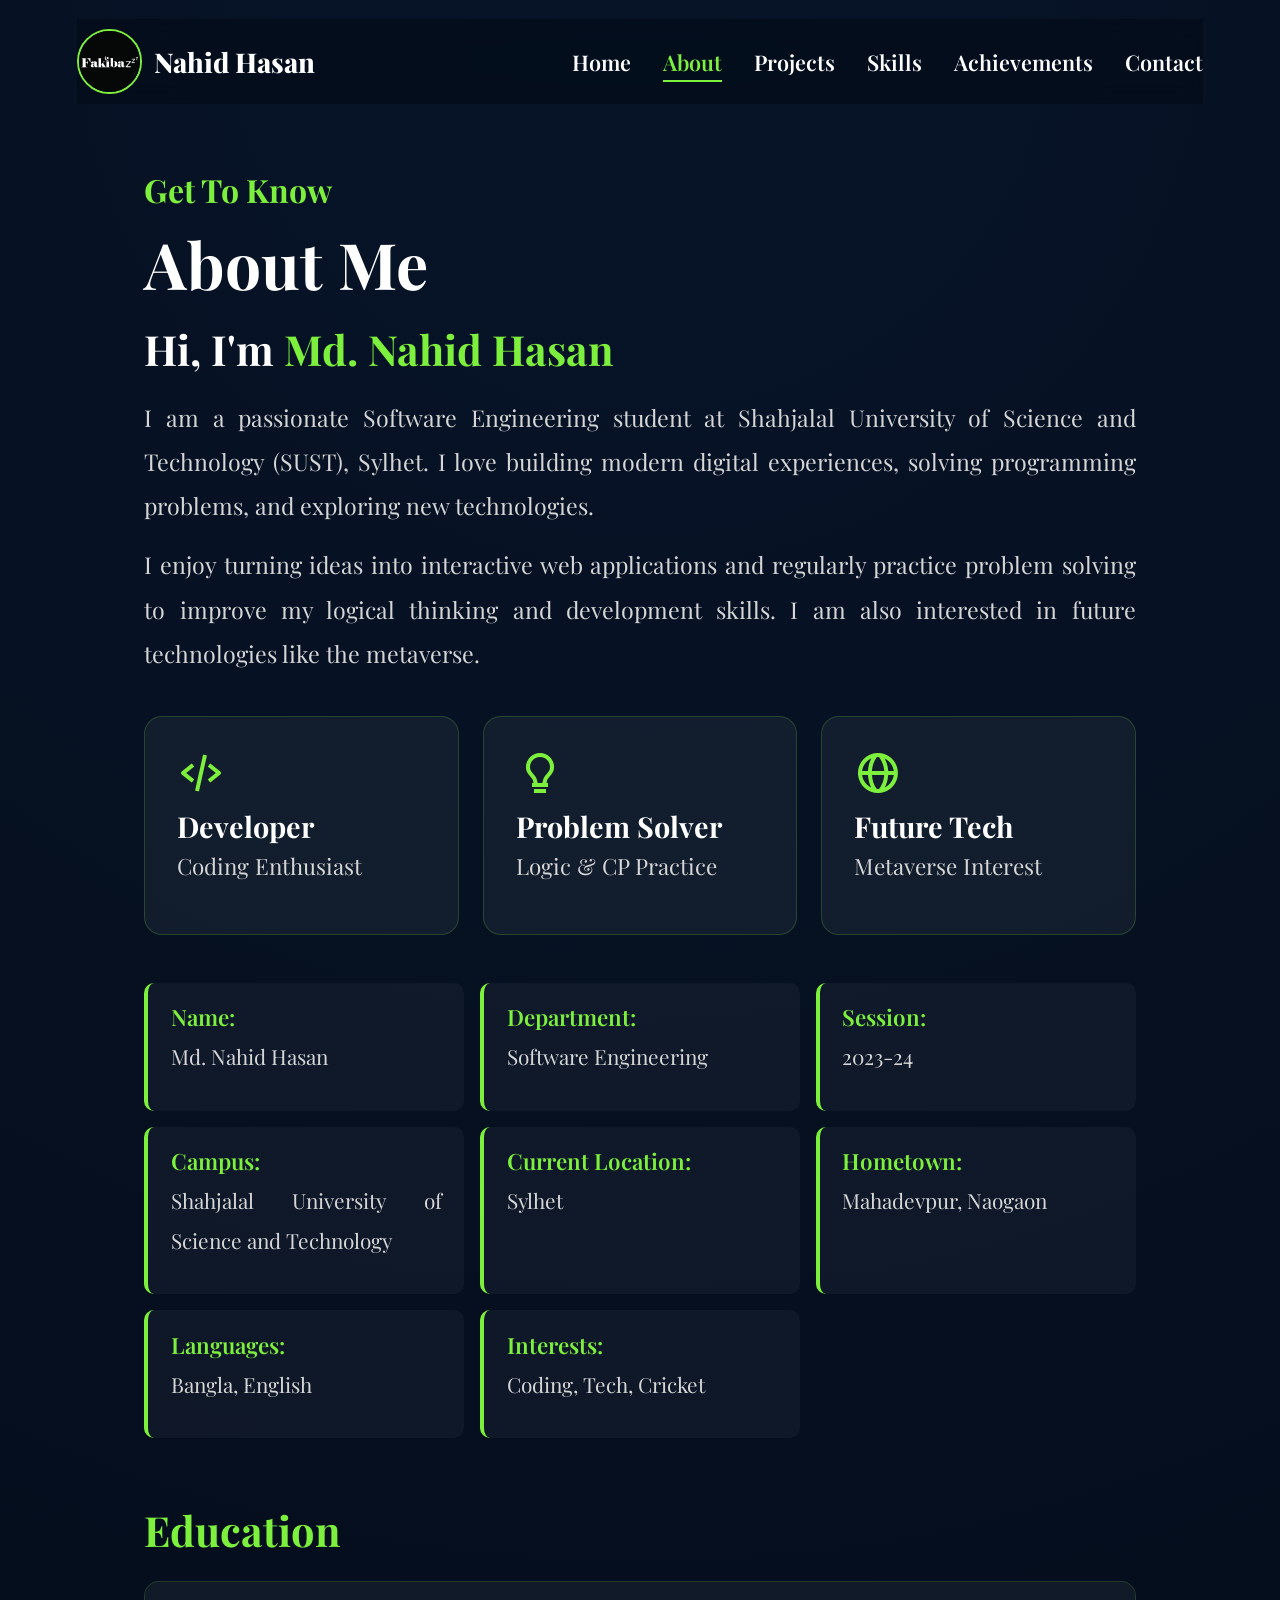
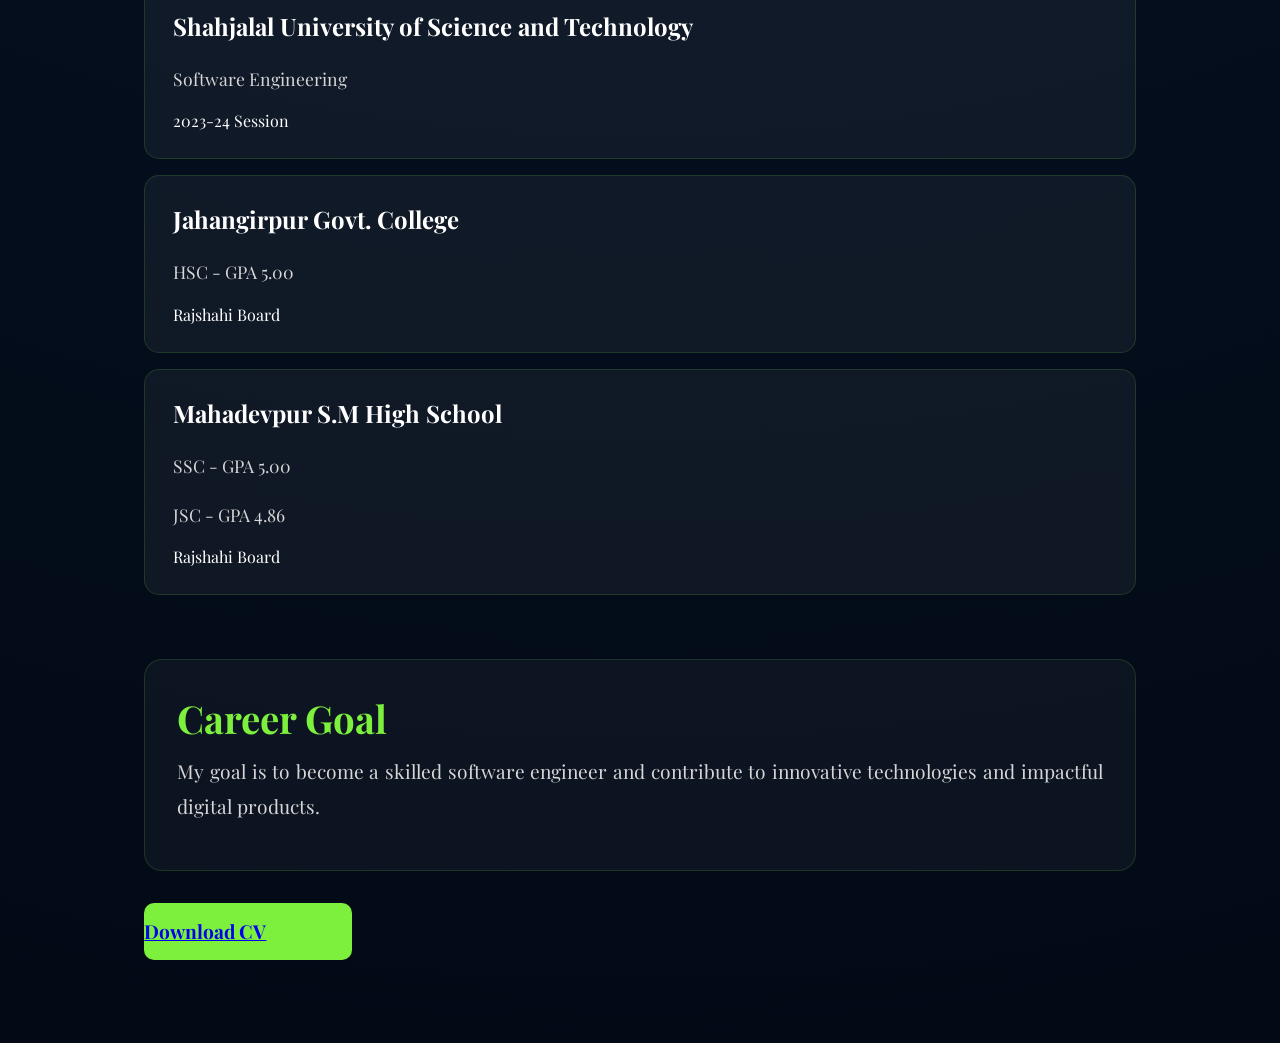
<file: about.html>
<!DOCTYPE html>
<html lang="en">

<head>
    <meta charset="UTF-8">
    <meta name="viewport" content="width=device-width, initial-scale=1.0">
    <title>About | Md. Nahid Hasan</title>

    <link rel="shortcut icon" href="assets/fakibazz.png" type="image/x-icon">

    <!-- GLOBAL + PAGE CSS -->
    <link rel="stylesheet" href="styles/style.css">
    <link rel="stylesheet" href="styles/about.css">

    <!-- ICONS -->
    <link href="https://unpkg.com/boxicons@2.1.4/css/boxicons.min.css" rel="stylesheet">
</head>

<body>

<div class="main-container">

    <!-- HEADER -->
    <header>

        <div class="brand-info">
            <img src="assets/fakibazz.png" alt="Logo">
            <h2>Nahid Hasan</h2>
        </div>

        <nav>
            <a href="index.html">Home</a>
            <a href="about.html" class="active">About</a>
            <a href="projects.html">Projects</a>
            <a href="skills.html">Skills</a>
            <a href="achievements.html">Achievements</a>
            <a href="contact.html">Contact</a>
        </nav>

    </header>

    <!-- ABOUT SECTION -->
    <section class="about-section">

        <div class="about-container">

            <!-- CONTENT -->
            <div class="about-content">

                <h4>Get To Know</h4>
                <h1>About Me</h1>

                <h3>Hi, I'm <span>Md. Nahid Hasan</span></h3>

                <p>
                    I am a passionate Software Engineering student at Shahjalal University of Science and Technology (SUST), Sylhet.
                    I love building modern digital experiences, solving programming problems, and exploring new technologies.
                </p>

                <p>
                    I enjoy turning ideas into interactive web applications and regularly practice problem solving to improve my logical thinking and development skills.
                    I am also interested in future technologies like the metaverse.
                </p>

                <!-- CARDS -->
                <div class="about-cards">

                    <div class="card">
                        <i class='bx bx-code-alt'></i>
                        <h2>Developer</h2>
                        <p>Coding Enthusiast</p>
                    </div>

                    <div class="card">
                        <i class='bx bx-bulb'></i>
                        <h2>Problem Solver</h2>
                        <p>Logic & CP Practice</p>
                    </div>

                    <div class="card">
                        <i class='bx bx-globe'></i>
                        <h2>Future Tech</h2>
                        <p>Metaverse Interest</p>
                    </div>

                </div>

                <!-- PERSONAL INFO -->
                <div class="personal-info">

                    <div class="info-box">
                        <span>Name:</span>
                        <p>Md. Nahid Hasan</p>
                    </div>

                    <div class="info-box">
                        <span>Department:</span>
                        <p>Software Engineering</p>
                    </div>

                    <div class="info-box">
                        <span>Session:</span>
                        <p>2023-24</p>
                    </div>

                    <div class="info-box">
                        <span>Campus:</span>
                        <p>Shahjalal University of Science and Technology</p>
                    </div>

                    <div class="info-box">
                        <span>Current Location:</span>
                        <p>Sylhet</p>
                    </div>

                    <div class="info-box">
                        <span>Hometown:</span>
                        <p>Mahadevpur, Naogaon</p>
                    </div>

                    <div class="info-box">
                        <span>Languages:</span>
                        <p>Bangla, English</p>
                    </div>

                    <div class="info-box">
                        <span>Interests:</span>
                        <p>Coding, Tech, Cricket</p>
                    </div>

                </div>

                <!-- EDUCATION -->
                <div class="education">

                    <h2>Education</h2>

                    <div class="edu-box">
                        <h3>Shahjalal University of Science and Technology</h3>
                        <p>Software Engineering</p>
                        <span>2023-24 Session</span>
                    </div>

                    <div class="edu-box">
                        <h3>Jahangirpur Govt. College</h3>
                        <p>HSC - GPA 5.00</p>
                        <span>Rajshahi Board</span>
                    </div>

                    <div class="edu-box">
                        <h3>Mahadevpur S.M High School</h3>
                        <p>SSC - GPA 5.00</p>
                        <p>JSC - GPA 4.86</p>
                        <span>Rajshahi Board</span>
                    </div>

                </div>

                <!-- GOAL -->
                <div class="goal-section">

                    <h2>Career Goal</h2>

                    <p>
                        My goal is to become a skilled software engineer and contribute to innovative technologies and impactful digital products.
                    </p>

                </div>

                <!-- CV BUTTON -->
                <a href="assets/CV.pdf" class="btn" download>
                    Download CV
                </a>

            </div>

            <!-- IMAGE (RIGHT SIDE) -->
            <!-- <div class="about-image">
                <img src="assets/about.jpg" alt="Md. Nahid Hasan">
            </div> -->

        </div>

    </section>

</div>

<!-- ABOUT PAGE SCRIPT -->
<script src="about.js"></script>

</body>
</html>
</file>
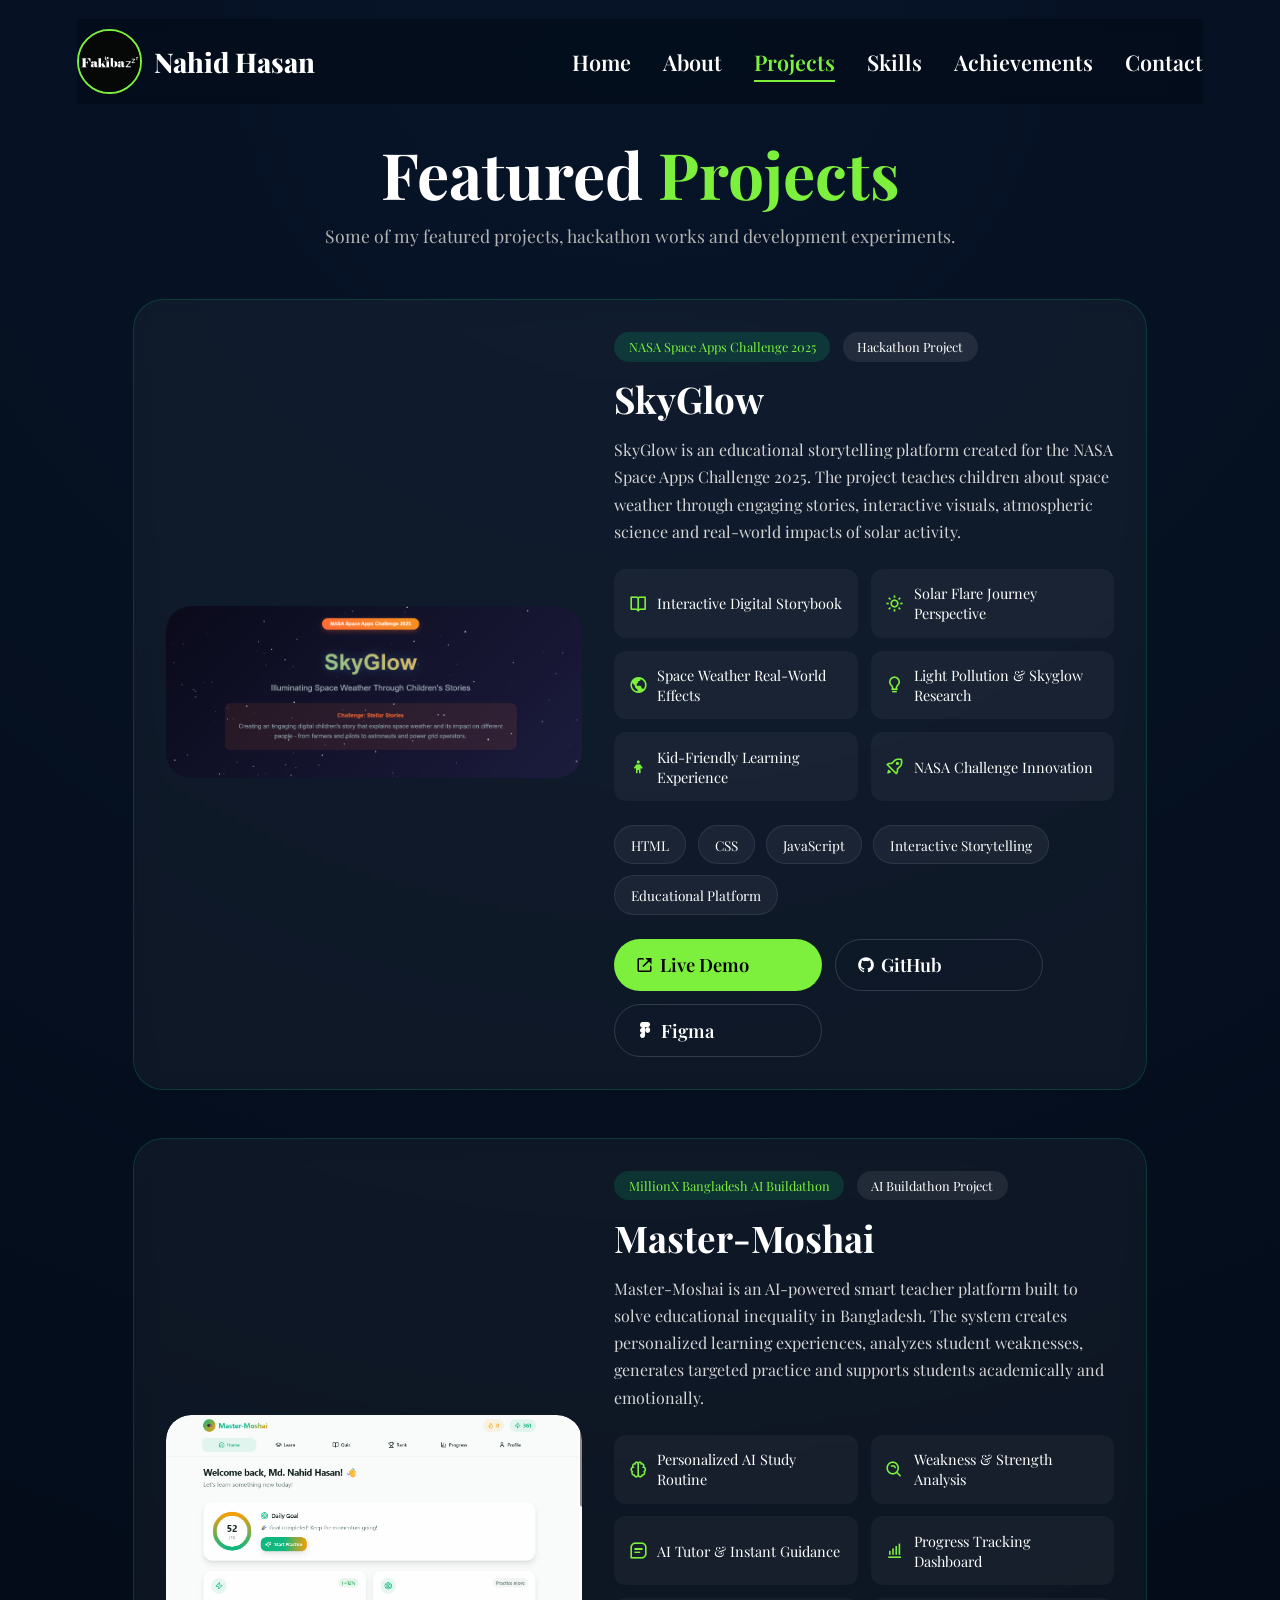
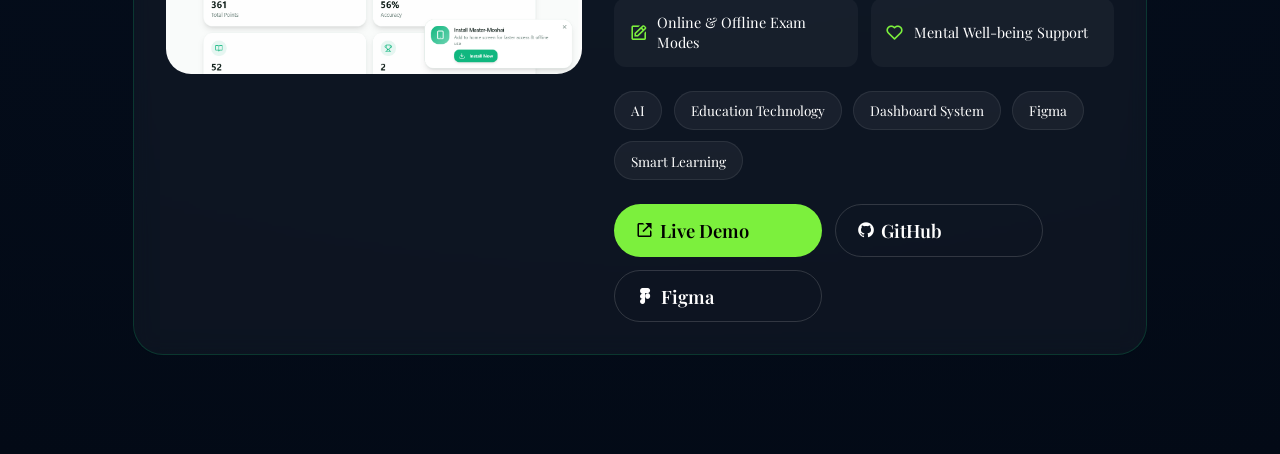
<file: projects.html>
<!DOCTYPE html>
<html lang="en">

<head>

    <meta charset="UTF-8">
    <meta name="viewport" content="width=device-width, initial-scale=1.0">

    <title>Projects | Md. Nahid Hasan</title>

    <link rel="shortcut icon" href="assets/fakibazz.png" type="image/x-icon">

    <!-- GLOBAL + PAGE CSS -->
    <link rel="stylesheet" href="styles/style.css">
    <link rel="stylesheet" href="styles/projects.css">

    <!-- ICONS -->
    <link href="https://unpkg.com/boxicons@2.1.4/css/boxicons.min.css" rel="stylesheet">

</head>

<body>

<div class="main-container">

    <!-- ================= HEADER ================= -->

    <header>

        <div class="brand-info">
            <img src="assets/fakibazz.png" alt="Logo">
            <h2>Nahid Hasan</h2>
        </div>

        <nav>
            <a href="index.html">Home</a>
            <a href="about.html">About</a>
            <a href="projects.html" class="active">Projects</a>
            <a href="skills.html">Skills</a>
            <a href="achievements.html">Achievements</a>
            <a href="contact.html">Contact</a>
        </nav>

    </header>

    <!-- ================= PROJECT SECTION ================= -->

    <section class="projects-section">

        <div class="section-title">

            <!-- <h4>My Works</h4> -->

            <h1>Featured <span>Projects</span></h1>

            <p>
                Some of my featured projects, hackathon works and development experiments.
            </p>

        </div>

        <div class="projects-container">

            <!-- ================= SKYGLOW ================= -->

            <div class="project-card">

                <div class="project-image">

                    <img src="assets/Projects/Skyglow.png" alt="SkyGlow Project">

                </div>

                <div class="project-content">

                    <div class="project-top">

                        <span class="project-category">
                            NASA Space Apps Challenge 2025
                        </span>

                        <span class="project-status">
                            Hackathon Project
                        </span>

                    </div>

                    <h2>SkyGlow</h2>

                    <p class="project-description">

                        SkyGlow is an educational storytelling platform created for the
                        NASA Space Apps Challenge 2025. The project teaches children
                        about space weather through engaging stories, interactive visuals,
                        atmospheric science and real-world impacts of solar activity.

                    </p>

                    <!-- FEATURES -->

                    <div class="project-features">

                        <div class="feature">
                            <i class='bx bx-book-open'></i>
                            <span>Interactive Digital Storybook</span>
                        </div>

                        <div class="feature">
                            <i class='bx bx-sun'></i>
                            <span>Solar Flare Journey Perspective</span>
                        </div>

                        <div class="feature">
                            <i class='bx bx-world'></i>
                            <span>Space Weather Real-World Effects</span>
                        </div>

                        <div class="feature">
                            <i class='bx bx-bulb'></i>
                            <span>Light Pollution & Skyglow Research</span>
                        </div>

                        <div class="feature">
                            <i class='bx bx-child'></i>
                            <span>Kid-Friendly Learning Experience</span>
                        </div>

                        <div class="feature">
                            <i class='bx bx-rocket'></i>
                            <span>NASA Challenge Innovation</span>
                        </div>

                    </div>

                    <!-- TECH STACK -->

                    <div class="tech-stack">

                        <span>HTML</span>
                        <span>CSS</span>
                        <span>JavaScript</span>
                        <span>Interactive Storytelling</span>
                        <span>Educational Platform</span>

                    </div>

                    <!-- BUTTONS -->

                    <div class="project-buttons">

                        <a href="https://nahid383.github.io/Skyglow/"
                           target="_blank"
                           class="btn">

                            <i class='bx bx-link-external'></i>
                            Live Demo

                        </a>

                        <a href="https://github.com/nahid383/Skyglow"
                           target="_blank"
                           class="btn secondary-btn">

                            <i class='bx bxl-github'></i>
                            GitHub

                        </a>

                        <a href="https://www.figma.com/proto/BFLOsGBy0Hg8ljc0oHR3Yl/nasa-spce-app?page-id=0%3A1&node-id=11-69&viewport=251%2C322%2C0.63&t=Qdlsm2IpVYC6mp32-1&scaling=scale-down&content-scaling=fixed&starting-point-node-id=11%3A69&show-proto-sidebar=1"
                           target="_blank"
                           class="btn secondary-btn">

                            <i class='bx bxl-figma'></i>
                            Figma

                        </a>

                    </div>

                </div>

            </div>

            <!-- ================= MASTER MOSHAI ================= -->

            <div class="project-card">

                <div class="project-image">

                    <img src="assets/Projects/master-moshai.png" alt="Master Moshai">

                </div>

                <div class="project-content">

                    <div class="project-top">

                        <span class="project-category">
                            MillionX Bangladesh AI Buildathon
                        </span>

                        <span class="project-status">
                            AI Buildathon Project
                        </span>

                    </div>

                    <h2>Master-Moshai</h2>

                    <p class="project-description">

                        Master-Moshai is an AI-powered smart teacher platform built to
                        solve educational inequality in Bangladesh. The system creates
                        personalized learning experiences, analyzes student weaknesses,
                        generates targeted practice and supports students academically
                        and emotionally.

                    </p>

                    <!-- FEATURES -->

                    <div class="project-features">

                        <div class="feature">
                            <i class='bx bx-brain'></i>
                            <span>Personalized AI Study Routine</span>
                        </div>

                        <div class="feature">
                            <i class='bx bx-search-alt'></i>
                            <span>Weakness & Strength Analysis</span>
                        </div>

                        <div class="feature">
                            <i class='bx bx-message-square-detail'></i>
                            <span>AI Tutor & Instant Guidance</span>
                        </div>

                        <div class="feature">
                            <i class='bx bx-bar-chart-alt'></i>
                            <span>Progress Tracking Dashboard</span>
                        </div>

                        <div class="feature">
                            <i class='bx bx-edit'></i>
                            <span>Online & Offline Exam Modes</span>
                        </div>

                        <div class="feature">
                            <i class='bx bx-heart'></i>
                            <span>Mental Well-being Support</span>
                        </div>

                    </div>

                    <!-- TECH STACK -->

                    <div class="tech-stack">

                        <span>AI</span>
                        <span>Education Technology</span>
                        <span>Dashboard System</span>
                        <span>Figma</span>
                        <span>Smart Learning</span>

                    </div>

                    <!-- BUTTONS -->

                    <div class="project-buttons">

                        <a href="https://mastermoshai-millionxbangladesh-fakibazz.lovable.app/"
                           target="_blank"
                           class="btn">

                            <i class='bx bx-link-external'></i>
                            Live Demo

                        </a>

                        <a href="https://github.com/nahid383/master-moshai"
                           target="_blank"
                           class="btn secondary-btn">

                            <i class='bx bxl-github'></i>
                            GitHub

                        </a>

                        <a href="https://www.figma.com/design/l0Ko6lcFvI32KXOfkxzD8x/millionX"
                           target="_blank"
                           class="btn secondary-btn">

                            <i class='bx bxl-figma'></i>
                            Figma

                        </a>

                    </div>

                </div>

            </div>

        </div>

    </section>

</div>

<!-- ================= SCRIPT ================= -->

<script src="projects.js"></script>

</body>

</html>
</file>
<file: styles/style.css>
@import url('https://fonts.googleapis.com/css2?family=Playfair+Display:ital,wght@0,400..900;1,400..900&display=swap');

:root {
    --primary: #030a16;
    --secondary: #323946;
    --disabled: #ffffff33;
    --green: #7cf03d;
    --white: #ffffff;
}

/* ================= RESET ================= */
* {
    margin: 0;
    padding: 0;
    box-sizing: border-box;
    font-family: "Playfair Display", serif;
}

html {
    scroll-behavior: smooth;
}

body {
    background: radial-gradient(circle at top, #071428, var(--primary));
    color: var(--white);
    min-height: 100dvh;
    overflow-x: hidden;
}

/* ================= MAIN CONTAINER ================= */
.main-container {
    width: 100%;
    min-height: 100vh;
    padding: 1.2rem 6%;
    display: flex;
    flex-direction: column;
}

/* ================= HEADER ================= */
header {
    display: flex;
    align-items: center;
    justify-content: space-between;
    padding: 10px 0;
    position: sticky;
    top: 0;
    z-index: 1000;
    backdrop-filter: blur(10px);
    background: rgba(3, 10, 22, 0.6);
}

/* ================= BRAND ================= */
.brand-info {
    display: flex;
    align-items: center;
    gap: 12px;
}

.brand-info img {
    width: 65px;
    height: 65px;
    border-radius: 50%;
    border: 2px solid var(--green);
    object-fit: cover;
}

.brand-info h2 {
    font-size: 1.7rem;
    font-weight: 800;
}

/* ================= NAVIGATION ================= */
nav {
    display: flex;
    gap: 2rem;
    align-items: center;
}

nav a {
    text-decoration: none;
    color: var(--white);
    font-size: 1.35rem;
    font-weight: 600;
    position: relative;
    transition: 0.3s ease;
}

nav a:hover {
    color: var(--green);
    transform: translateY(-2px);
}

nav a.active {
    color: var(--green);
}

nav a.active::after {
    content: "";
    position: absolute;
    left: 0;
    bottom: -6px;
    width: 100%;
    height: 2px;
    background: var(--green);
}

/* ================= HERO SECTION ================= */
.hero-section {
    flex: 1;
    display: flex;
    justify-content: space-between;
    align-items: flex-start;
    gap: 4rem;
    margin-top: 1rem;
    padding-top: 2rem;
}

/* ================= DETAILS ================= */
.details {
    flex: 1;
    min-width: 0;
    max-width: 60%;
    margin-top: -1rem;
}

/* NAME */
.details h2 {
    font-size: 4.5rem;
    line-height: 1.1;
    margin-bottom: 10px;
}

.details h2 span {
    background: linear-gradient(to right, var(--green), var(--white));
    -webkit-background-clip: text;
    color: transparent;
    border-bottom: 4px solid var(--green);
}

/* TITLE */
.details h3 {
    font-size: 2.4rem;
    margin-top: 10px;
    display: flex;
    gap: 10px;
    align-items: center;
    flex-wrap: wrap;
}

/* typing text */
.details h3 span {
    color: var(--green);
    min-width: 140px;
    white-space: nowrap;
}

/* cursor */
.details h3 span::after {
    content: "|";
    margin-left: 5px;
    animation: blink 0.7s steps(1) infinite;
}

@keyframes blink {
    50% {
        opacity: 0;
    }
}

/* DESCRIPTION */
.details p {
    margin-top: 18px;
    font-size: 1.12rem;
    line-height: 1.8;
    max-width: 750px;
    text-align: justify;
    color: #cfd3dc;
}

/* ================= BUTTON + SOCIAL ================= */
.bottom {
    margin-top: 25px;
    display: flex;
    align-items: center;
    gap: 25px;
    flex-wrap: wrap;
}

/* BUTTON */
.btn {
    width: 13rem;
    padding: 0.95rem 0;
    font-size: 1.15rem;
    font-weight: 700;
    border-radius: 10px;
    background-color: var(--green);
    cursor: pointer;
    border: none;
    transition: all 0.3s ease;
}

.btn:hover {
    background: transparent;
    border: 2px solid var(--green);
    color: var(--white);
    box-shadow: 0 0 18px var(--green);
    transform: translateY(-3px);
}

/* ================= SOCIAL ICONS ================= */
.social-icons {
    display: flex;
    gap: 18px;
}

.social-icons a {
    width: 52px;
    height: 52px;
    border-radius: 50%;
    border: 2px solid var(--green);
    color: var(--green);
    display: flex;
    justify-content: center;
    align-items: center;
    text-decoration: none;
    transition: 0.3s ease;
}

.social-icons a i {
    font-size: 1.6rem;
}

.social-icons a:hover {
    background: var(--green);
    color: var(--primary);
    transform: scale(1.12);
}

/* ================= PROFILE IMAGE ================= */
.img-container {
    width: 380px;
    height: 380px;
    position: relative;
    display: flex;
    justify-content: center;
    align-items: center;
    border-radius: 50%;
    flex-shrink: 0;
    margin-right: 3rem;
}

/* OUTER CURVE */
.img-container::before {
    content: "";
    position: absolute;
    inset: -6px;
    border-radius: 50%;
    background: conic-gradient(
        from 0deg,
        transparent 0deg,
        transparent 280deg,
        var(--green) 360deg
    );
    animation: spin 3.5s linear infinite;
}

/* INNER CURVE */
.img-container::after {
    content: "";
    position: absolute;
    inset: -10px;
    border-radius: 50%;
    background: conic-gradient(
        from 180deg,
        transparent 0deg,
        transparent 280deg,
        var(--green) 360deg
    );
    animation: spin 3.5s linear infinite;
}

/* PROFILE IMAGE */
.img-container img {
    width: 92%;
    height: 92%;
    object-fit: cover;
    border-radius: 50%;
    position: relative;
    z-index: 10;
}

/* SPIN ANIMATION */
@keyframes spin {
    from {
        transform: rotate(0deg);
    }

    to {
        transform: rotate(360deg);
    }
}

/* ================= TABLET ================= */
@media (max-width: 1024px) {

    .hero-section {
        gap: 3rem;
    }

    .details {
        max-width: 100%;
    }

    .details h2 {
        font-size: 3.5rem;
    }

    .details h3 {
        font-size: 2rem;
    }

    .details p {
        font-size: 1rem;
    }

    .img-container {
        width: 320px;
        height: 320px;
        margin-right: 0;
    }
}

/* ================= MOBILE ================= */
@media (max-width: 768px) {

    .main-container {
        padding: 1rem 5%;
    }

    header {
        flex-direction: column;
        gap: 15px;
    }

    nav {
        flex-wrap: wrap;
        justify-content: center;
        gap: 1rem;
    }

    nav a {
        font-size: 1.1rem;
    }

    .hero-section {
        flex-direction: column-reverse;
        align-items: center;
        text-align: center;
        gap: 2.5rem;
        margin-top: 2rem;
    }

    .details {
        max-width: 100%;
        margin-top: 0;
    }

    .details h2 {
        font-size: 2.4rem;
    }

    .details h3 {
        font-size: 1.5rem;
        justify-content: center;
    }

    .details p {
        font-size: 0.95rem;
        text-align: center;
    }

    .bottom {
        justify-content: center;
    }

    .btn {
        width: 11rem;
        font-size: 1rem;
    }

    .social-icons a {
        width: 46px;
        height: 46px;
    }

    .social-icons a i {
        font-size: 1.3rem;
    }

    .img-container {
        width: 240px;
        height: 240px;
        margin-right: 0;
    }

    .brand-info h2 {
        font-size: 1.3rem;
    }
}
</file>
<file: styles/about.css>
/* ================= ABOUT PAGE ================= */

.about-section {
    width: 100%;
    min-height: 100vh;
    padding: 4rem 6%;
    color: var(--white);
}

/* ================= MAIN LAYOUT (NO IMAGE) ================= */
.about-container {
    display: block;
}

/* ================= CONTENT ================= */
.about-content {
    width: 100%;
}

/* HEADINGS (IMPROVED SIZE) */
.about-content h4 {
    color: var(--green);
    font-size: 2rem;
    margin-bottom: 10px;
}

.about-content h1 {
    font-size: 4rem;
    margin-bottom: 15px;
}

.about-content h3 {
    font-size: 2.6rem;
    margin-bottom: 20px;
}

.about-content h3 span {
    color: var(--green);
}

/* PARAGRAPH (BIGGER + READABLE) */
.about-content p {
    font-size: 1.45rem;
    line-height: 1.9;
    color: #d6d6d6;
    margin-bottom: 15px;
    text-align: justify;
}

/* ================= CARDS ================= */
.about-cards {
    margin-top: 2.5rem;
    display: grid;
    grid-template-columns: repeat(auto-fit, minmax(240px, 1fr));
    gap: 1.5rem;
}

.card {
    background: rgba(255, 255, 255, 0.05);
    padding: 2rem;
    border-radius: 18px;
    border: 1px solid rgba(124, 240, 61, 0.2);
    transition: 0.3s ease;
}

.card:hover {
    transform: translateY(-8px);
    border-color: var(--green);
    box-shadow: 0 0 20px rgba(124, 240, 61, 0.3);
}

.card i {
    font-size: 3rem;
    color: var(--green);
    margin-bottom: 10px;
}

.card h2 {
    font-size: 1.8rem;
}

.card p {
    font-size: 1.4rem;
}

/* ================= PERSONAL INFO ================= */
.personal-info {
    margin-top: 3rem;
    display: grid;
    grid-template-columns: repeat(auto-fit, minmax(280px, 1fr));
    gap: 1rem;
}

.info-box {
    background: rgba(255, 255, 255, 0.04);
    padding: 1.2rem 1.4rem;
    border-left: 4px solid var(--green);
    border-radius: 10px;
    transition: 0.3s ease;
}

.info-box:hover {
    transform: translateX(5px);
    background: rgba(255, 255, 255, 0.08);
}

.info-box span {
    color: var(--green);
    font-weight: 600;
    font-size: 1.4rem;
}

.info-box p {
    font-size: 1.3rem;
    margin-top: 5px;
}

/* ================= EDUCATION ================= */
.education {
    margin-top: 4rem;
}

.education h2 {
    font-size: 2.6rem;
    color: var(--green);
    margin-bottom: 1.5rem;
}

.edu-box {
    background: rgba(255, 255, 255, 0.05);
    padding: 1.7rem;
    border-radius: 15px;
    margin-bottom: 1rem;
    border: 1px solid rgba(124, 240, 61, 0.15);
    transition: 0.3s ease;
}

.edu-box:hover {
    transform: translateY(-5px);
    border-color: var(--green);
}

.edu-box h3 {
    font-size: 1.5rem;
}

.edu-box p {
    font-size: 1.1rem;
}

/* ================= GOAL ================= */
.goal-section {
    margin-top: 4rem;
    padding: 2rem;
    border-radius: 18px;
    background: rgba(255, 255, 255, 0.04);
    border: 1px solid rgba(124, 240, 61, 0.15);
}

.goal-section h2 {
    font-size: 2.4rem;
    color: var(--green);
    margin-bottom: 10px;
}

.goal-section p {
    font-size: 1.2rem;
    line-height: 1.8;
}

/* ================= BUTTON ================= */
.btn {
    margin-top: 2rem;
    display: inline-block;
    font-size: 1.2rem;
}

/* ================= RESPONSIVE ================= */
@media (max-width: 768px) {

    .about-content h1 {
        font-size: 3rem;
    }

    .about-content h3 {
        font-size: 1.8rem;
    }

    .about-content p {
        text-align: center;
    }
}
</file>
<file: styles/projects.css>
/* ================= MAIN CONTAINER ================= */

.main-container{
    width: 100%;
    min-height: 100vh;
    overflow-x: hidden;
}

/* ================= PROJECT PAGE ================= */

.projects-section {
    width: 100%;
    min-height: 100vh;

    /* 🔥 reduced top gap */
    padding: 2rem 5% 5rem;

    color: var(--white);
}

/* ================= SECTION TITLE ================= */

.section-title {
    text-align: center;

    /* 🔥 reduced gap below title too */
    margin-bottom: 3rem;
}

.section-title h1 {
    font-size: 4rem;
    margin-bottom: 0.5rem;
    line-height: 1.2;
}

.section-title h1 span {
    color: var(--green);
}

.section-title p {
    color: #b5b5b5;
    font-size: 1.1rem;
    max-width: 700px;
    margin: auto;
    line-height: 1.7;
}

/* ================= PROJECT CONTAINER ================= */

.projects-container {
    display: flex;
    flex-direction: column;
    gap: 3rem; /* 🔥 reduced gap between cards */
}

/* ================= PROJECT CARD ================= */

.project-card {
    width: 100%;
    display: flex;
    align-items: center;
    gap: 2rem;

    background: rgba(255, 255, 255, 0.04);
    border: 1px solid rgba(0,255,136,0.15);

    padding: 2rem;
    border-radius: 30px;

    backdrop-filter: blur(10px);

    transition: 0.4s ease;
    overflow: hidden;
}

.project-card:hover {
    transform: translateY(-8px);
    border-color: var(--green);
    box-shadow: 0 0 25px rgba(0,255,136,0.2);
}

/* ================= IMAGE ================= */

.project-image {
    flex: 1;
    min-width: 320px;
    overflow: hidden;
    border-radius: 25px;
}

.project-image img {
    width: 100%;
    height: 100%;
    max-height: 450px;
    object-fit: cover;
    border-radius: 25px;
    transition: 0.4s ease;
}

.project-card:hover img {
    transform: scale(1.03);
}

/* ================= CONTENT ================= */

.project-content {
    flex: 1.2;
}

.project-top {
    display: flex;
    flex-wrap: wrap;
    gap: 0.8rem;

    margin-bottom: 0.8rem;
}

.project-category,
.project-status {
    padding: 0.4rem 0.9rem;
    border-radius: 25px;
    font-size: 0.8rem;
}

.project-category {
    background: rgba(0,255,136,0.12);
    color: var(--green);
}

.project-status {
    background: rgba(255,255,255,0.08);
    color: white;
}

.project-content h2 {
    font-size: 2.3rem;
    margin-bottom: 0.8rem;
}

.project-description {
    font-size: 1rem;
    line-height: 1.7;
    color: #d5d5d5;
    margin-bottom: 1.5rem;
}

/* ================= FEATURES ================= */

.project-features {
    display: grid;
    grid-template-columns: repeat(2, 1fr);
    gap: 0.8rem;
    margin-bottom: 1.5rem;
}

.feature {
    display: flex;
    align-items: center;
    gap: 0.6rem;

    background: rgba(255,255,255,0.04);
    padding: 0.9rem;
    border-radius: 12px;

    transition: 0.3s ease;
}

.feature:hover {
    background: rgba(0,255,136,0.08);
    transform: translateY(-2px);
}

.feature i {
    color: var(--green);
    font-size: 1.2rem;
}

.feature span{
    font-size: 0.9rem;
}

/* ================= TECH STACK ================= */

.tech-stack {
    display: flex;
    flex-wrap: wrap;
    gap: 0.7rem;
    margin-bottom: 1.5rem;
}

.tech-stack span {
    padding: 0.6rem 1rem;
    border-radius: 25px;

    background: rgba(255,255,255,0.05);
    border: 1px solid rgba(255,255,255,0.08);

    font-size: 0.85rem;
}

/* ================= BUTTONS ================= */

.project-buttons {
    display: flex;
    flex-wrap: wrap;
    gap: 0.8rem;
}

.btn {
    display: inline-flex;
    align-items: center;
    gap: 0.4rem;

    padding: 0.8rem 1.3rem;

    border-radius: 35px;

    background: var(--green);
    color: black;

    text-decoration: none;
    font-weight: 600;

    transition: 0.3s ease;
}

.btn:hover {
    transform: translateY(-3px);
    box-shadow: 0 0 18px rgba(0,255,136,0.5);
}

.secondary-btn {
    background: transparent;
    color: white;
    border: 1px solid rgba(255,255,255,0.15);
}

.secondary-btn:hover{
    border-color: var(--green);
    color: var(--green);
}

/* ================= RESPONSIVE ================= */

@media (max-width: 1100px) {

    .project-card {
        flex-direction: column;
    }

    .project-image {
        width: 100%;
    }

}

@media (max-width: 768px) {

    .projects-section {
        padding: 1rem 5% 3rem;
    }

    .section-title h1 {
        font-size: 2.8rem;
    }

    .project-content h2 {
        font-size: 1.9rem;
    }

    .project-features {
        grid-template-columns: 1fr;
    }

    .project-buttons{
        flex-direction: column;
    }

    .btn{
        width: 100%;
        justify-content: center;
    }

}

@media (max-width: 500px) {

    .projects-section{
        padding: 1rem 4% 3rem;
    }

    .project-card {
        padding: 1.3rem;
    }

    .project-content h2 {
        font-size: 1.6rem;
    }

    .project-description {
        font-size: 0.92rem;
    }

}
</file>
